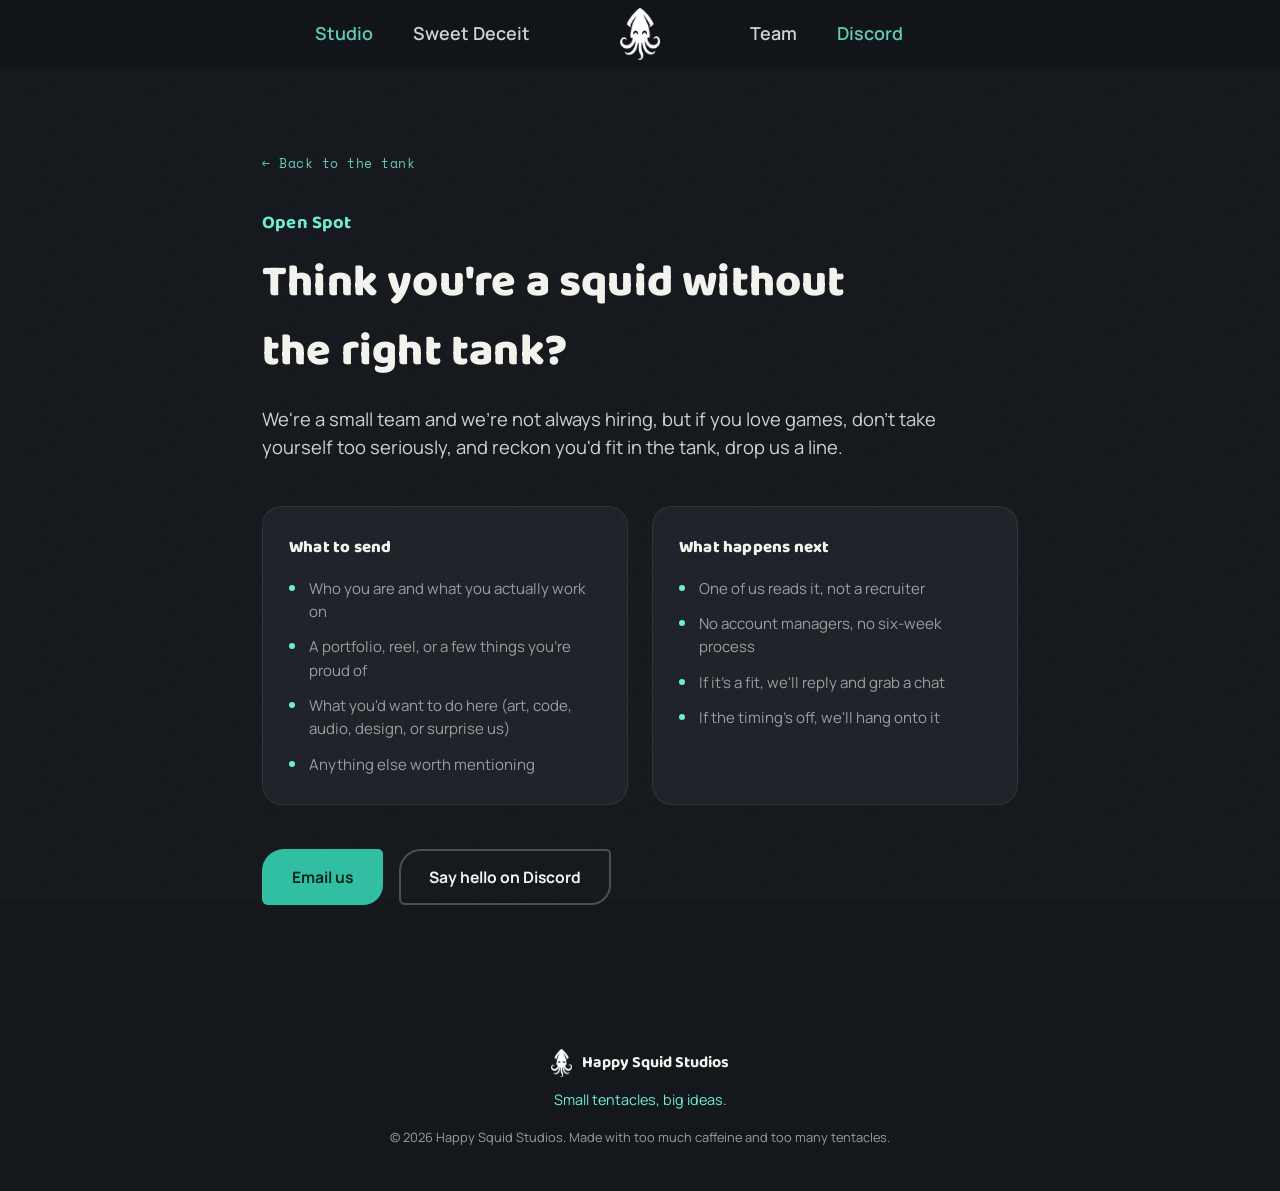
<file: join-us.html>
<!DOCTYPE html>
<html lang="en">
<head>
<meta charset="UTF-8">
<meta name="color-scheme" content="dark">
<meta name="viewport" content="width=device-width, initial-scale=1.0">
<title>Join the Tank — Happy Squid Studios</title>
<meta name="description" content="Think you're a squid without the right tank? Happy Squid Studios is always happy to hear from good people.">
<link rel="icon" href="assets/logo-icon-64.png?v=4">
<link rel="preconnect" href="https://fonts.googleapis.com">
<link rel="preconnect" href="https://fonts.gstatic.com" crossorigin>
<link href="https://fonts.googleapis.com/css2?family=Baloo+2:wght@500;700;800&family=Manrope:wght@400;500;600;700;800&family=Space+Mono:wght@400;700&display=swap" rel="stylesheet">
<link rel="stylesheet" href="styles.css">
</head>
<body>

<div class="grain"></div>

<!-- NAV -->
<header class="nav" id="top">
  <div class="nav-links-wrap">
    <nav class="nav-links nav-links-left">
      <a href="index.html#about">Studio</a>
      <a href="index.html#sweet-deceit">Sweet Deceit</a>
    </nav>
    <nav class="nav-links nav-links-right">
      <a href="team.html">Team</a>
      <a href="https://discord.gg/FsbeFsMgct" target="_blank" rel="noopener" class="nav-cta">Discord</a>
    </nav>
  </div>
  <a href="index.html#top" class="nav-brand">
    <img src="assets/icon-white-64.png" alt="Happy Squid Studios — home" class="nav-logo">
  </a>
  <button class="nav-toggle" aria-label="Toggle menu" aria-expanded="false">
    <span></span><span></span><span></span>
  </button>
</header>

<main class="profile-page">
  <div class="section-inner profile-inner">
    <a href="team.html" class="profile-back">&larr; Back to the tank</a>

    <div class="join-us-content">
      <p class="kicker kicker-teal">Open Spot</p>
      <h1>Think you're a squid without the right tank?</h1>
      <p class="lead">We're a small team and we're not always hiring, but if you love games, don't take yourself too seriously, and reckon you'd fit in the tank, drop us a line.</p>

      <div class="join-us-grid">
        <div class="join-us-card">
          <h3>What to send</h3>
          <ul class="join-us-list">
            <li>Who you are and what you actually work on</li>
            <li>A portfolio, reel, or a few things you're proud of</li>
            <li>What you'd want to do here (art, code, audio, design, or surprise us)</li>
            <li>Anything else worth mentioning</li>
          </ul>
        </div>
        <div class="join-us-card">
          <h3>What happens next</h3>
          <ul class="join-us-list">
            <li>One of us reads it, not a recruiter</li>
            <li>No account managers, no six-week process</li>
            <li>If it's a fit, we'll reply and grab a chat</li>
            <li>If the timing's off, we'll hang onto it</li>
          </ul>
        </div>
      </div>

      <div class="hero-actions join-us-actions">
        <a href="mailto:hello@happysquidstudios.com?subject=Thinking%20about%20joining%20the%20tank" class="btn btn-primary">Email us</a>
        <a href="https://discord.gg/FsbeFsMgct" target="_blank" rel="noopener" class="btn btn-ghost">Say hello on Discord</a>
      </div>
    </div>
  </div>
</main>

<footer class="footer">
  <div class="section-inner footer-inner">
    <div class="footer-brand">
      <img src="assets/icon-white-64.png" alt="Happy Squid Studios logo">
      <span>Happy Squid Studios</span>
    </div>
    <p class="footer-tag">Small tentacles, big ideas.</p>
    <p class="footer-copy">© 2026 Happy Squid Studios. Made with too much caffeine and too many tentacles.</p>
  </div>
</footer>

<script src="script.js"></script>
</body>
</html>
</file>
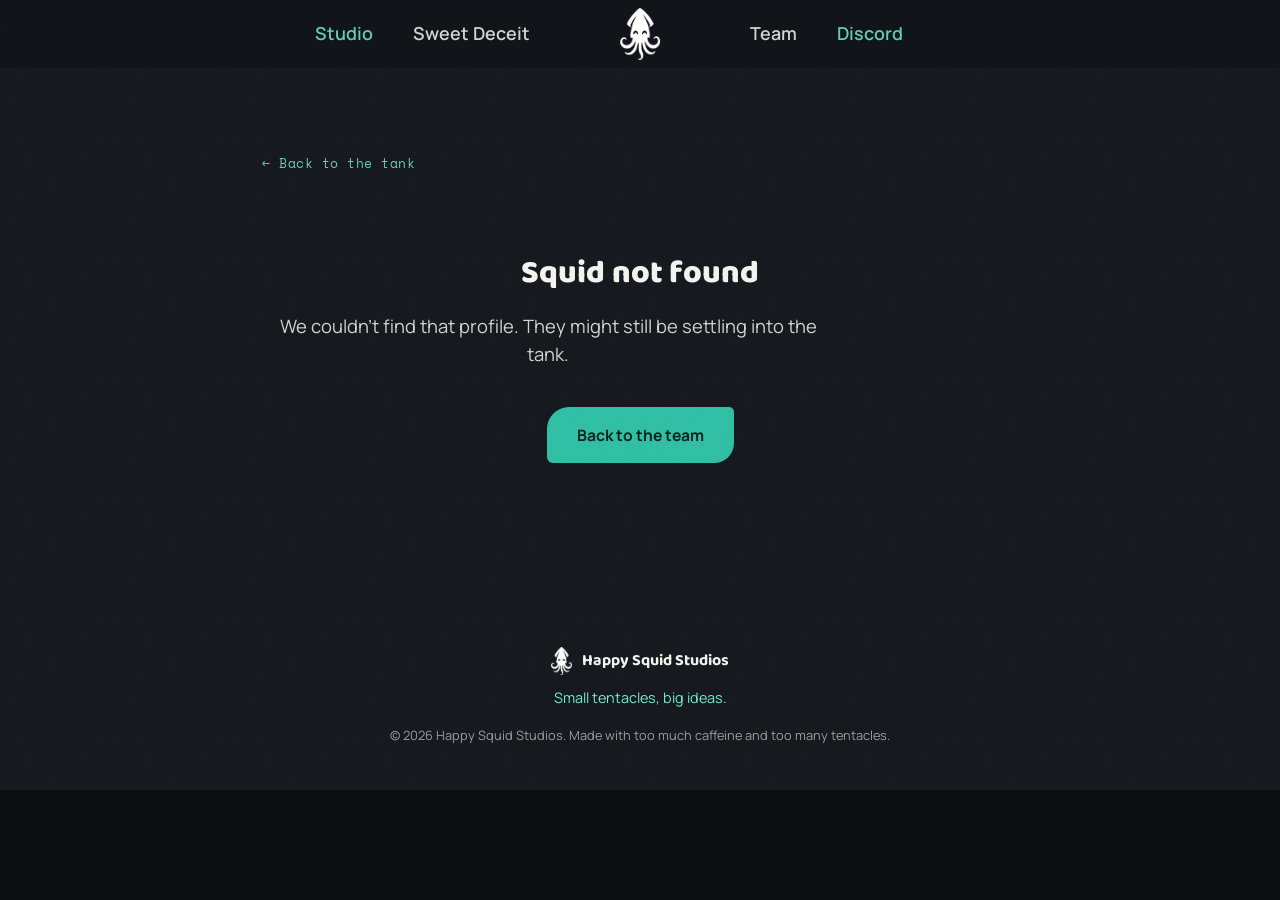
<file: team/profile.html>
<!DOCTYPE html>
<html lang="en">
<head>
<meta charset="UTF-8">
<meta name="color-scheme" content="dark">
<meta name="viewport" content="width=device-width, initial-scale=1.0">
<title>Team — Happy Squid Studios</title>
<meta name="description" content="Meet the squids behind Happy Squid Studios.">
<link rel="icon" href="../assets/logo-icon-64.png?v=4">
<link rel="preconnect" href="https://fonts.googleapis.com">
<link rel="preconnect" href="https://fonts.gstatic.com" crossorigin>
<link href="https://fonts.googleapis.com/css2?family=Baloo+2:wght@500;700;800&family=Manrope:wght@400;500;600;700;800&family=Space+Mono:wght@400;700&display=swap" rel="stylesheet">
<link rel="stylesheet" href="../styles.css">
</head>
<body>

<div class="grain"></div>

<!-- NAV -->
<header class="nav" id="top">
  <div class="nav-links-wrap">
    <nav class="nav-links nav-links-left">
      <a href="../index.html#about">Studio</a>
      <a href="../index.html#sweet-deceit">Sweet Deceit</a>
    </nav>
    <nav class="nav-links nav-links-right">
      <a href="../team.html">Team</a>
      <a href="https://discord.gg/FsbeFsMgct" target="_blank" rel="noopener" class="nav-cta">Discord</a>
    </nav>
  </div>
  <a href="../index.html#top" class="nav-brand">
    <img src="../assets/icon-white-64.png" alt="Happy Squid Studios — home" class="nav-logo">
  </a>
  <button class="nav-toggle" aria-label="Toggle menu" aria-expanded="false">
    <span></span><span></span><span></span>
  </button>
</header>

<main class="profile-page">
  <div class="section-inner profile-inner">
    <a href="../team.html" class="profile-back">&larr; Back to the tank</a>

    <div id="profile-content" class="profile-content">
      <!-- populated by script -->
    </div>

    <nav class="profile-pagenav" id="profile-pagenav">
      <!-- populated by script -->
    </nav>
  </div>
</main>

<footer class="footer">
  <div class="section-inner footer-inner">
    <div class="footer-brand">
      <img src="../assets/icon-white-64.png" alt="Happy Squid Studios logo">
      <span>Happy Squid Studios</span>
    </div>
    <p class="footer-tag">Small tentacles, big ideas.</p>
    <p class="footer-copy">© 2026 Happy Squid Studios. Made with too much caffeine and too many tentacles.</p>
  </div>
</footer>

<script src="../team-data.js"></script>
<script src="../script.js"></script>
<script>
(function () {
  const SOCIAL_LABELS = {
    discord: "Discord",
    twitter: "X / Twitter",
    linkedin: "LinkedIn",
    instagram: "Instagram",
    artstation: "ArtStation",
    behance: "Behance",
    youtube: "YouTube",
    twitch: "Twitch",
    bluesky: "Bluesky",
    github: "GitHub",
    soundcloud: "SoundCloud",
    bandcamp: "Bandcamp",
    itch: "itch.io",
    website: "Website",
    email: "Email"
  };

  /* Unknown keys still render nicely instead of showing the raw lowercase key */
  const prettyLabel = key => key.charAt(0).toUpperCase() + key.slice(1);

  // photo paths in team-data.js are written relative to the site root,
  // and this page lives one folder down
  const photoSrc = path => /^(https?:)?\//.test(path) ? path : '../' + path;

  const params = new URLSearchParams(window.location.search);
  const slug = params.get('p');
  const person = slug ? TEAM_DATA[slug] : null;
  const content = document.getElementById('profile-content');
  const pagenav = document.getElementById('profile-pagenav');

  if (!person) {
    content.innerHTML = `
      <div class="profile-missing">
        <h1>Squid not found</h1>
        <p class="lead">We couldn't find that profile. They might still be settling into the tank.</p>
        <a href="../team.html" class="btn btn-primary">Back to the team</a>
      </div>`;
    pagenav.style.display = 'none';
    document.title = "Team — Happy Squid Studios";
    return;
  }

  document.title = person.name + " — Happy Squid Studios";

  const socialsHtml = Object.keys(person.socials || {})
    .filter(key => person.socials[key])
    .map(key => {
      const url = person.socials[key];
      const label = SOCIAL_LABELS[key] || prettyLabel(key);
      const href = key === 'email' && url.indexOf('@') > -1 && url.indexOf('mailto:') !== 0
        ? 'mailto:' + url
        : url;
      return `<a href="${href}" target="_blank" rel="noopener" class="social-pill">${label}</a>`;
    }).join('');

  const bioHtml = (person.bio || []).map(p => `<p>${p}</p>`).join('');

  content.innerHTML = `
    <div class="profile-grid">
      <div class="profile-photo">
        ${person.photo
          ? `<div class="profile-portrait"><img src="${photoSrc(person.photo)}" alt="${person.name}"></div>`
          : `<div class="avatar avatar-xl" style="--a:${person.colorA};--b:${person.colorB};">${person.initials}</div>`}
      </div>
      <div class="profile-details">
        <h1>${person.name}</h1>
        <p class="profile-role">${person.role}${person.former ? ' <span class="profile-badge-former"><span class="pool-badge-dot"></span>Former</span>' : ''}</p>
        <blockquote class="profile-quote">${person.quote}</blockquote>
        <div class="profile-bio">${bioHtml}</div>
        <div class="profile-socials">
          <p class="profile-socials-label">Find them</p>
          <div class="profile-socials-list">
            ${socialsHtml || '<span class="social-pill social-pill-empty">Socials coming soon</span>'}
          </div>
        </div>
      </div>
    </div>
  `;

  const idx = TEAM_ORDER.indexOf(slug);
  const prevSlug = idx > 0 ? TEAM_ORDER[idx - 1] : null;
  const nextSlug = idx > -1 && idx < TEAM_ORDER.length - 1 ? TEAM_ORDER[idx + 1] : null;

  pagenav.innerHTML = `
    <a href="${prevSlug ? 'profile.html?p=' + prevSlug : '#'}" class="pagenav-link ${prevSlug ? '' : 'pagenav-disabled'}">
      ${prevSlug ? '&larr; ' + TEAM_DATA[prevSlug].name : ''}
    </a>
    <a href="../team.html" class="pagenav-link pagenav-all">All squids</a>
    <a href="${nextSlug ? 'profile.html?p=' + nextSlug : '#'}" class="pagenav-link ${nextSlug ? '' : 'pagenav-disabled'}">
      ${nextSlug ? TEAM_DATA[nextSlug].name + ' &rarr;' : ''}
    </a>
  `;
})();
</script>
</body>
</html>
</file>
<file: styles.css>
/* ===== Tokens ===== */
:root{
  color-scheme: dark;
  --ink: #0A0C0F;
  --ink-2: #14171C;
  --ink-3: #1D2127;
  --teal: #2FBFA4;
  --teal-bright: #6FEED0;
  --cream: #F4F4EF;
  --muted: #93A19E;
  --candy: #FF5C7A;
  --candy-2: #FFB199;
  --wave-blue: #1D6E8C;

  --font-display: 'Baloo 2', system-ui, sans-serif;
  --font-body: 'Manrope', system-ui, sans-serif;
  --font-mono: 'Space Mono', monospace;

  --section-max: 1180px;
  --end-water: 150px;   /* height of the water band that ends the page */
}

*{box-sizing:border-box;}
html{scroll-behavior:smooth;}
body{
  margin:0;
  background:var(--ink);
  color:var(--cream);
  font-family:var(--font-body);
  line-height:1.55;
  -webkit-font-smoothing:antialiased;
}
img{max-width:100%;display:block;}
a{color:inherit;text-decoration:none;}
h1,h2,h3{font-family:var(--font-display);font-weight:800;margin:0 0 .4em;letter-spacing:.2px;}
p{margin:0 0 1em;color:var(--muted);}
ul{margin:0;padding:0;list-style:none;}

.section-inner{max-width:var(--section-max);margin:0 auto;padding:0 32px;}

/* film grain texture for warmth */
.grain{
  position:fixed;inset:0;pointer-events:none;z-index:6;opacity:.035;
  background-image:url("data:image/svg+xml,%3Csvg xmlns='http://www.w3.org/2000/svg' width='120' height='120'%3E%3Cfilter id='n'%3E%3CfeTurbulence type='fractalNoise' baseFrequency='0.9' numOctaves='2' stitchTiles='stitch'/%3E%3C/filter%3E%3Crect width='100%25' height='100%25' filter='url(%23n)'/%3E%3C/svg%3E");
}

/* ===== Eyebrows / labels ===== */
.eyebrow{
  font-family:var(--font-mono);
  font-size:12px;
  letter-spacing:.18em;
  text-transform:uppercase;
  color:var(--teal-bright);
  margin:0 0 14px;
}
.eyebrow-dark{color:var(--teal);}
.eyebrow-candy{color:var(--candy);}

/* larger section kickers (no dashes) */
.kicker{
  font-family:var(--font-display);
  font-weight:700;
  font-size:1.15rem;
  letter-spacing:.01em;
  margin:0 0 10px;
}
.kicker-teal{color:var(--teal-bright);}
.kicker-candy{color:var(--candy);}
.kicker-center{text-align:center;}

.accent-word{color:var(--teal-bright);}

.lead{font-size:1.15rem;color:var(--cream);opacity:.85;max-width:52ch;}
.lead-center{margin-left:auto;margin-right:auto;text-align:center;}

/* ===== Buttons ===== */
.btn{
  display:inline-flex;align-items:center;justify-content:center;
  padding:14px 28px;border-radius:22px 5px 20px 6px;
  font-family:var(--font-body);font-weight:700;font-size:.98rem;
  transition:transform .18s ease, box-shadow .18s ease, background .18s ease;
  border:2px solid transparent;
}
.btn-primary{
  background:var(--teal);color:#04231C;
  box-shadow:0 0 0 0 rgba(47,191,164,.5);
}
.btn-primary:hover{transform:translateY(-2px);box-shadow:0 8px 24px -8px rgba(47,191,164,.6);}
.btn-candy{background:var(--candy);color:#2C0510;}
.btn-candy:hover{box-shadow:0 8px 24px -8px rgba(255,92,122,.55);}
.btn-ghost{
  background:transparent;border-color:rgba(244,244,239,.25);color:var(--cream);
}
.btn-ghost:hover{border-color:var(--teal-bright);color:var(--teal-bright);transform:translateY(-2px);}

.hero-actions{display:flex;gap:16px;flex-wrap:wrap;margin-top:8px;}

/* ===== Nav ===== */
.nav{
  position:fixed;top:0;left:0;right:0;z-index:20;
  display:flex;align-items:center;justify-content:center;
  padding:20px 32px;
  width:100%;
  background:rgba(10,12,15,.28);
  backdrop-filter:blur(14px);
  -webkit-backdrop-filter:blur(14px);
}
.nav-links-wrap{display:flex;align-items:center;justify-content:center;flex:1;}
.nav-brand{
  display:flex;align-items:center;flex-shrink:0;
  position:absolute;left:50%;top:50%;transform:translate(-50%,-50%);
}
.nav-logo{width:auto;height:52px;}
.nav-links{display:flex;align-items:center;gap:40px;font-weight:600;font-size:1.12rem;flex:1;}
.nav-links-left{justify-content:flex-end;margin-right:110px;}
.nav-links-right{justify-content:flex-start;margin-left:110px;}
.nav-links a{opacity:.85;transition:opacity .15s ease, color .15s ease;}
.nav-links-left a:first-child{color:var(--teal-bright);}
.nav-links-left a:last-child{color:var(--cream);}
.nav-links-right a:last-child{color:var(--teal-bright);}
.nav-links a:hover{opacity:1;color:var(--teal-bright);}
.nav-cta{opacity:.85 !important;}
.nav-cta:hover{opacity:1 !important;color:var(--teal-bright);}
.nav-toggle{display:none;flex-direction:column;gap:5px;background:none;border:0;cursor:pointer;padding:6px;position:relative;z-index:1;}
.nav-toggle span{width:24px;height:2px;background:var(--cream);border-radius:2px;}

/* ===== Hero ===== */
.hero{
  position:relative;overflow:hidden;
  /* hero + the wave divider under it = exactly one screen, so the waterline
     lands on the bottom edge of the viewport on load */
  min-height:calc(100vh - var(--hero-reveal,132px));
  padding:92px 32px 0;
  display:flex;align-items:center;justify-content:center;
  text-align:center;
  background:linear-gradient(180deg, #0E2622 0%, #0A0C0F 42%, #0B1418 100%);
}
.hero-inner{position:relative;z-index:1;max-width:720px;margin:0 auto;display:flex;flex-direction:column;align-items:center;}
.hero-logo-full{width:min(calc(100vh - 308px),760px,90vw);height:auto;margin-bottom:10px;filter:drop-shadow(0 0 70px rgba(47,191,164,.35));}
.hero-sub{
  font-size:1.05rem;
  color:var(--cream);opacity:.75;max-width:32ch;margin-bottom:0;
}

.hero-blob{position:absolute;border-radius:50%;filter:blur(90px);z-index:0;}
.hero-blob-a{width:560px;height:560px;background:var(--teal);top:-260px;left:-190px;opacity:.32;animation:float-a 17s ease-in-out infinite alternate;}
.hero-blob-b{width:480px;height:480px;background:var(--wave-blue);top:-190px;right:-210px;opacity:.32;animation:float-b 21s ease-in-out infinite alternate;}
.hero-blob-c{width:300px;height:300px;background:var(--teal-bright);top:14%;left:38%;opacity:.16;animation:float-c 19s ease-in-out infinite alternate;}

@keyframes float-a{0%{transform:translate(0,0) scale(1);}100%{transform:translate(70px,50px) scale(1.15);}}
@keyframes float-b{0%{transform:translate(0,0) scale(1);}100%{transform:translate(-60px,70px) scale(1.12);}}
@keyframes float-c{0%{transform:translate(0,0) scale(1);}100%{transform:translate(50px,-40px) scale(1.2);}}

/* ===== About ===== */
.about{background:var(--ink-2);padding:64px 0 100px;}
.about-grid{display:grid;grid-template-columns:1.5fr 1fr;gap:64px;align-items:start;}
.about h2{font-size:clamp(1.9rem,3.4vw,2.6rem);color:var(--cream);}
.about p{max-width:56ch;}

.credit-strip{margin-top:36px;padding-top:24px;border-top:1px solid rgba(244,244,239,.1);}
.credit-label{display:block;font-family:var(--font-body);font-weight:600;font-size:.92rem;color:var(--cream);opacity:.8;margin-bottom:12px;max-width:48ch;}
.credit-list{display:flex;flex-wrap:wrap;gap:8px;}
.credit-chip{
  font-family:var(--font-mono);font-size:.78rem;
  background:var(--ink-3);border:1px solid rgba(244,244,239,.12);
  padding:6px 13px;color:var(--teal-bright);
}
.credit-chip:nth-child(4n+1){border-radius:20px 4px 18px 5px;}
.credit-chip:nth-child(4n+2){border-radius:4px 18px 5px 20px;}
.credit-chip:nth-child(4n+3){border-radius:18px 5px 20px 4px;}
.credit-chip:nth-child(4n+4){border-radius:5px 20px 4px 18px;}

.about-stats{display:flex;flex-direction:column;gap:18px;}
.about-actions{margin-top:8px;}
.stat-card{
  position:relative;background:var(--ink-3);border:1px solid rgba(244,244,239,.08);
  border-radius:22px 6px 20px 6px;padding:26px 28px 26px 32px;
  border-left:3px solid var(--teal);
  overflow:hidden;
}
.stat-card::before{
  content:"";position:absolute;top:-30%;right:-15%;width:120px;height:120px;
  background:radial-gradient(circle, rgba(111,238,208,.14), transparent 70%);
  pointer-events:none;
}
.stat-card:nth-child(2){border-radius:6px 22px 6px 20px;border-left-color:var(--candy);}
.stat-card:nth-child(2)::before{background:radial-gradient(circle, rgba(255,92,122,.14), transparent 70%);}
.stat-card:nth-child(2) .stat-num{color:var(--candy-2);}
.stat-num{position:relative;display:block;font-family:var(--font-display);font-size:2.6rem;font-weight:800;color:var(--teal-bright);line-height:1;}
.stat-label{position:relative;display:block;margin-top:8px;font-size:.9rem;color:var(--muted);}

/* ===== Sweet Deceit / game ===== */
.game{background:var(--ink);padding:64px 0 100px;}
.game-grid{display:grid;grid-template-columns:1fr;gap:40px;}
.game h2{font-size:clamp(2.2rem,4vw,3.2rem);color:var(--cream);}
.game p{max-width:60ch;}
.game-copy{max-width:720px;}

.game-art-card{
  position:relative;aspect-ratio:16/9;border-radius:28px;overflow:hidden;width:100%;
  background:linear-gradient(155deg,#2C0510 0%, #1a2b27 55%, var(--ink-2) 100%);
  border:1px solid rgba(255,92,122,.25);
  display:flex;align-items:flex-end;justify-content:flex-start;padding:22px;
  box-shadow:0 30px 60px -20px rgba(0,0,0,.55);
}
.game-art-img{
  position:absolute;inset:0;width:100%;height:100%;object-fit:cover;z-index:0;
}
.game-art-badge{
  position:relative;z-index:1;
  font-family:var(--font-mono);font-size:11px;letter-spacing:.1em;text-transform:uppercase;
  background:rgba(10,12,15,.7);color:var(--candy);border:1px solid rgba(255,92,122,.4);
  padding:8px 14px;border-radius:999px;
}
.drip{position:absolute;top:-10px;width:34px;height:110px;background:var(--candy);border-radius:0 0 50% 50%;opacity:.85;}
.drip::after{content:"";position:absolute;bottom:-14px;left:50%;transform:translateX(-50%);width:34px;height:34px;background:var(--candy);border-radius:50%;}
.drip-1{left:14%;height:90px;background:var(--candy-2);}
.drip-1::after{background:var(--candy-2);width:26px;height:26px;}
.drip-2{left:46%;height:150px;}
.drip-2::after{width:40px;height:40px;}
.drip-3{left:76%;height:70px;background:var(--teal);opacity:.5;}
.drip-3::after{background:var(--teal);width:24px;height:24px;}

.game-tags{display:flex;gap:10px;flex-wrap:wrap;margin:20px 0 28px;}
.game-tags li{
  font-family:var(--font-mono);font-size:.78rem;letter-spacing:.04em;
  background:var(--ink-2);border:1px solid rgba(244,244,239,.12);
  padding:7px 14px;color:var(--cream);opacity:.85;
}
.game-tags li:nth-child(4n+1){border-radius:20px 4px 18px 5px;}
.game-tags li:nth-child(4n+2){border-radius:4px 18px 5px 20px;}
.game-tags li:nth-child(4n+3){border-radius:18px 5px 20px 4px;}
.game-tags li:nth-child(4n+4){border-radius:5px 20px 4px 18px;}

/* ===== Team ===== */
.team{background:var(--ink-2);padding:100px 0;}
.team h2{font-size:clamp(2.2rem,4vw,3rem);color:var(--cream);text-align:center;}
.team .lead-center{text-align:center;}
.team .lead-center{margin-left:auto;margin-right:auto;margin-bottom:56px;}

.team-grid{
  display:grid;grid-template-columns:repeat(3,1fr);gap:24px;
  margin-bottom:80px;
}
.founders-grid{
  display:grid;grid-template-columns:repeat(2,1fr);gap:24px;
  max-width:660px;margin:0 auto 40px;
}
/* ===== Team cards — photo on top, monogram until a photo exists ===== */
.team-card{
  background:var(--ink-3);
  border:1px solid rgba(244,244,239,.07);
  border-radius:20px;
  padding:0;                       /* the photo runs edge to edge */
  overflow:hidden;
  display:block;
  transition:transform .2s ease, border-color .2s ease;
}
.team-card:hover{transform:translateY(-4px);border-color:rgba(47,191,164,.4);}
.team-card-owner{border-color:rgba(47,191,164,.3);}

.tc-photo{
  position:relative;width:100%;aspect-ratio:1/1;overflow:hidden;
  display:flex;align-items:center;justify-content:center;
  /* quiet placeholder — a photo-less card shouldn't shout louder than a real photo */
  background:
    radial-gradient(120% 80% at 50% 0%, rgba(244,244,239,.055), transparent 62%),
    var(--ink-2);
}
.tc-photo img{
  position:absolute;inset:0;width:100%;height:100%;
  object-fit:cover;object-position:50% 28%;display:block;
  opacity:0;transition:opacity .35s ease;   /* fades in once decoded */
}
.tc-photo.has-photo img{opacity:1;}
/* once a real photo is in, fade its base into the card body */
.tc-photo.has-photo::after{
  content:"";position:absolute;left:0;right:0;bottom:0;height:42%;
  background:linear-gradient(180deg,transparent,rgba(29,33,39,.72));
}
.tc-photo.has-photo .tc-monogram{display:none;}

.tc-monogram{
  width:84px;height:84px;border-radius:50%;
  display:flex;align-items:center;justify-content:center;
  font-family:var(--font-display);font-weight:800;font-size:1.85rem;color:#04231C;
  background:linear-gradient(140deg,var(--a),var(--b));
  box-shadow:0 0 46px -12px rgba(47,191,164,.55);
}

.tc-body{padding:18px 22px 20px;text-align:center;}
.team-card h3{font-size:1.14rem;margin-bottom:2px;color:var(--cream);}
.role{font-family:var(--font-mono);font-size:.74rem;letter-spacing:.06em;text-transform:uppercase;color:var(--teal-bright);margin-bottom:0;}
.bio{font-size:.92rem;margin-bottom:0;}

/* the open slot */
.team-card-open{border-style:dashed;border-color:rgba(244,244,239,.18);}
.team-card-open:hover{border-color:var(--teal-bright);}
.team-card-open h3,.team-card-open .role{color:var(--muted);}
.team-card-open:hover h3{color:var(--cream);}
.tc-photo-open{background:var(--ink-2);}
.tc-monogram-open{
  background:transparent;border:2px dashed rgba(244,244,239,.25);
  color:var(--teal-bright);font-size:2.1rem;box-shadow:none;
}

/* the old circular avatar is still used on profile pages */
.avatar{
  width:64px;height:64px;border-radius:50%;margin-bottom:18px;
  display:flex;align-items:center;justify-content:center;
  font-family:var(--font-display);font-weight:800;font-size:1.3rem;color:#04231C;
  background:linear-gradient(140deg,var(--a),var(--b));
}

.pool-header{text-align:center;margin-bottom:36px;}
.pool-header h3{font-size:1.6rem;color:var(--cream);}
.pool-header .lead-center{margin-top:10px;}

.pool-grid{display:grid;grid-template-columns:repeat(3,1fr);gap:16px;}
.pool-card{
  display:flex;align-items:center;gap:12px;
  background:var(--ink-3);border:1px solid rgba(244,244,239,.07);
  border-radius:14px;padding:16px 18px;
}
.pool-dot{width:8px;height:8px;border-radius:50%;background:var(--teal-bright);flex-shrink:0;}
.pool-name{font-weight:700;color:var(--cream);margin-right:6px;}
.pool-role{font-size:.82rem;color:var(--muted);}
.pool-card-open{border-style:dashed;opacity:.7;}
.pool-card-open .pool-name{color:var(--muted);}

.pool-badge{
  display:inline-flex;align-items:center;gap:6px;
  margin-left:auto;flex-shrink:0;
  font-family:var(--font-mono);font-size:.68rem;letter-spacing:.05em;text-transform:uppercase;
  color:var(--muted);background:var(--ink-2);border:1px solid rgba(244,244,239,.16);
  padding:5px 11px 5px 9px;border-radius:999px;
}
.pool-badge-dot{width:6px;height:6px;border-radius:50%;background:var(--candy);flex-shrink:0;}
.pool-card-former .pool-dot{background:var(--muted);}

/* ===== Join ===== */
.ocean-depths{position:relative;}
.join{background:var(--ink);padding:110px 0;text-align:center;position:relative;}
.join-inner{position:relative;z-index:2;max-width:740px;margin:0 auto;display:flex;flex-direction:column;align-items:center;}
.join-logo{width:auto;height:64px;margin-bottom:22px;opacity:.9;}
.join h2{font-size:clamp(2rem,3.6vw,2.8rem);color:var(--cream);}
.join .lead-center{margin-bottom:30px;}
.join .hero-actions{justify-content:center;}

/* kraken tentacles rising from below, faded into the depths - spans join + footer so they reach the true bottom of the page */
.kraken-tentacles{
  position:absolute;inset:0;z-index:1;pointer-events:none;overflow:hidden;
  /* fade out just before the water so there's no hard cut where the band starts */
  -webkit-mask-image:linear-gradient(180deg,#000 0%,
      #000 calc(100% - var(--end-water) - 340px),
      transparent calc(100% - var(--end-water) - 12px));
          mask-image:linear-gradient(180deg,#000 0%,
      #000 calc(100% - var(--end-water) - 340px),
      transparent calc(100% - var(--end-water) - 12px));
}
.kraken-t{
  position:absolute;bottom:-12%;height:auto;
  filter:brightness(.55) saturate(.75);
  mix-blend-mode:screen;
}
.kraken-t-a{left:65%;width:28%;opacity:0.15;}
.kraken-t-b{left:87%;width:45%;opacity:0.15;transform:scaleX(-1);}
.kraken-t-c{left:78%;width:32%;opacity:0.15;transform:scaleX(-1);}
.kraken-t-d{left:46%;width:33%;opacity:0.15;}
.kraken-t-e{left:7%;width:28%;opacity:0.15;transform:scaleX(-1);}
.kraken-t-f{left:21%;width:33%;opacity:0.15;transform:scaleX(-1);}
.kraken-t-g{left:-10%;width:32%;opacity:0.15;}
.kraken-t-h{left:-32%;width:45%;opacity:0.15;}

/* mobile: keep the outermost pairs, scaled up, drop the crowded inner ones */
@media (max-width:880px){
  .kraken-t{bottom:-5% !important;opacity:.26 !important;}
  .kraken-t-a{display:none;}
  .kraken-t-b{left:auto;right:-34%;width:78% !important;}
  .kraken-t-c{display:none;}
  .kraken-t-d{left:auto;right:2%;width:60% !important;}
  .kraken-t-e{display:none;}
  .kraken-t-f{left:2%;width:60% !important;}
  .kraken-t-g{display:none;}
  .kraken-t-h{left:-34%;width:78% !important;}
}


/* ===== Team cards as links ===== */
.team-card, .pool-card{cursor:pointer;}
a.team-card, a.pool-card{display:block;}
.pool-card{transition:transform .2s ease, border-color .2s ease;}
.pool-card:hover{transform:translateY(-3px);border-color:rgba(47,191,164,.4);}
.pool-card-open{cursor:default;}
.pool-card-open:hover{transform:none;border-color:rgba(244,244,239,.07);}

/* ===== Profile page ===== */
.profile-page{background:var(--ink-2);padding:150px 0 100px;min-height:60vh;}
.profile-inner{max-width:820px;}
.profile-back{
  display:inline-flex;align-items:center;gap:6px;
  font-family:var(--font-mono);font-size:.82rem;letter-spacing:.04em;
  color:var(--teal-bright);opacity:.85;margin-bottom:36px;
}
.profile-back:hover{opacity:1;}

.profile-grid{display:grid;grid-template-columns:220px 1fr;gap:48px;align-items:start;}
.profile-photo{display:flex;justify-content:center;}
.profile-portrait{
  width:100%;aspect-ratio:3/4;border-radius:18px;overflow:hidden;
  border:1px solid rgba(244,244,239,.1);background:var(--ink-3);
  box-shadow:0 18px 50px -22px rgba(0,0,0,.8);
}
.profile-portrait img{width:100%;height:100%;object-fit:cover;display:block;}
.avatar-xl{
  width:200px;height:200px;font-size:3.2rem;
  box-shadow:0 0 60px -12px rgba(47,191,164,.5);
}
.profile-details h1{font-size:clamp(2rem,4vw,2.8rem);color:var(--cream);margin-bottom:4px;}
.profile-role{
  font-family:var(--font-mono);font-size:.85rem;letter-spacing:.06em;text-transform:uppercase;
  color:var(--muted);margin-bottom:22px;
}
.profile-badge-former{
  display:inline-flex;align-items:center;gap:6px;margin-left:8px;
  font-size:.7rem;letter-spacing:.05em;color:var(--muted);background:var(--ink-2);
  border:1px solid rgba(244,244,239,.16);padding:4px 10px 4px 8px;border-radius:999px;
  vertical-align:middle;
}
.profile-quote{
  margin:0 0 26px;padding-left:18px;border-left:3px solid var(--teal);
  font-family:var(--font-display);font-size:1.15rem;color:var(--cream);opacity:.9;
  font-style:normal;
}
.profile-bio p{max-width:60ch;}
.profile-socials{margin-top:8px;}
.profile-socials-label{
  font-family:var(--font-mono);font-size:.76rem;letter-spacing:.08em;text-transform:uppercase;
  color:var(--muted);margin-bottom:12px;
}
.profile-socials-list{display:flex;flex-wrap:wrap;gap:10px;}
.social-pill{
  font-family:var(--font-body);font-weight:700;font-size:.85rem;
  background:var(--ink-3);border:1px solid rgba(244,244,239,.14);
  padding:9px 18px;border-radius:999px;color:var(--teal-bright);
  transition:border-color .15s ease, color .15s ease, transform .15s ease;
}
.social-pill:hover{border-color:var(--teal-bright);transform:translateY(-2px);}
.social-pill-empty{color:var(--muted);opacity:.7;cursor:default;}
.social-pill-empty:hover{transform:none;border-color:rgba(244,244,239,.14);}

.profile-pagenav{
  display:flex;align-items:center;justify-content:space-between;gap:16px;
  margin-top:64px;padding-top:28px;border-top:1px solid rgba(244,244,239,.1);
  font-family:var(--font-mono);font-size:.82rem;
}
.pagenav-link{color:var(--cream);opacity:.8;flex:1;}
.pagenav-link:hover{opacity:1;color:var(--teal-bright);}
.pagenav-all{text-align:center;opacity:.6;}
.pagenav-link:nth-child(3){text-align:right;}
.pagenav-disabled{opacity:0;pointer-events:none;}

.profile-missing{text-align:center;padding:40px 0;}
.profile-missing .btn{margin-top:20px;}

/* ===== Join Us page ===== */
.join-us-content h1{font-size:clamp(2rem,4vw,2.8rem);color:var(--cream);max-width:22ch;margin-bottom:18px;}
.join-us-content .lead{max-width:62ch;margin-bottom:44px;}
.join-us-grid{display:grid;grid-template-columns:1fr 1fr;gap:24px;margin-bottom:44px;}
.join-us-card{
  background:var(--ink-3);border:1px solid rgba(244,244,239,.08);
  border-radius:20px;padding:28px 26px;
}
.join-us-card h3{font-size:1.05rem;color:var(--cream);margin-bottom:16px;}
.join-us-list{display:flex;flex-direction:column;gap:12px;}
.join-us-list li{
  position:relative;padding-left:20px;font-size:.94rem;color:var(--muted);
}
.join-us-list li::before{
  content:"";position:absolute;left:0;top:8px;width:6px;height:6px;border-radius:50%;
  background:var(--teal-bright);
}
.join-us-actions{margin-top:8px;}

@media (max-width:640px){
  .join-us-grid{grid-template-columns:1fr;}
}

@media (max-width:640px){
  .profile-grid{grid-template-columns:1fr;justify-items:center;text-align:center;}
  .profile-quote{border-left:none;border-top:3px solid var(--teal);padding-left:0;padding-top:14px;}
  .profile-bio p{margin-left:auto;margin-right:auto;}
  .profile-socials-list{justify-content:center;}
  .pagenav-link:nth-child(3){text-align:right;}
}

/* ===== Footer ===== */
.footer{background:var(--ink-2);padding:44px 0;position:relative;}
.footer-inner{position:relative;z-index:2;}
.footer-inner{display:flex;flex-direction:column;align-items:center;text-align:center;gap:6px;}
.footer-brand{display:flex;align-items:center;gap:10px;font-family:var(--font-display);font-weight:700;margin-bottom:6px;}
.footer-brand img{width:auto;height:28px;}
.footer-tag{color:var(--teal-bright);font-size:.9rem;margin-bottom:10px;}
.footer-copy{font-size:.8rem;color:var(--muted);margin:0;}

/* ===== Responsive ===== */
@media (max-width:880px){
  .nav{justify-content:space-between;padding:18px 24px;}
  .nav-brand{position:static;transform:none;}
  .nav-links-wrap{
    position:fixed;top:73px;left:0;right:0;flex:none;
    background:var(--ink-2);flex-direction:column;align-items:stretch;
    padding:20px 32px 30px;gap:20px;
    transform:translateY(-130%);opacity:0;transition:transform .25s ease, opacity .25s ease;
    border-bottom:1px solid rgba(244,244,239,.08);
  }
  .nav-links-wrap.open{transform:translateY(0);opacity:1;}
  .nav-links{flex-direction:column;align-items:flex-start;gap:20px;}
  .nav-links-left{margin-right:0;}
  .nav-links-right{margin-left:0;}
  .nav-toggle{display:flex;}
  .nav-logo{height:44px;}
  .about-grid,.game-grid{grid-template-columns:1fr;}
  .game-art{order:-1;}
  .team-grid,.pool-grid{grid-template-columns:repeat(2,1fr);}
  .founders-grid{grid-template-columns:repeat(2,1fr);max-width:520px;}
}
@media (max-width:560px){
  .section-inner{padding:0 20px;}
  .nav{padding:14px 20px;}
  .nav-logo{height:38px;}
  .team-grid,.pool-grid{grid-template-columns:1fr;}
  .founders-grid{grid-template-columns:1fr;max-width:320px;}
  .hero{padding-top:96px;}
  .hero-logo-full{width:min(230px,68vw);margin-bottom:4px;}
  .hero-sub{margin-bottom:22px;}
}

/* reduced motion */
@media (prefers-reduced-motion:reduce){
  html{scroll-behavior:auto;}
  .btn,.team-card{transition:none;}
  .hero-blob{animation:none;}
}

/* ==========================================================================
   Deep wave dividers
   --------------------------------------------------------------------------
   A deep curve in the colour of the section below, with three wave layers
   drifting behind it at different speeds. Per divider you only set
   --dw-above (colour of the section above) and --dw-below (the one below).
   ========================================================================== */
.deepwave{
  --dw-h:190px;
  --dw-above:#0B1418;
  --dw-below:#14171C;
  position:relative;height:var(--dw-h);overflow:hidden;
  background:var(--dw-above);z-index:3;
}
.deepwave .dw-layer{position:absolute;left:0;bottom:0;width:200%;height:100%;will-change:transform;}
.deepwave .dw-layer svg,.deepwave .dw-curve svg{width:100%;height:100%;display:block;}
.dw-1{animation:dw-r 38s linear infinite;}
.dw-2{animation:dw-l 26s linear infinite;}
.dw-3{animation:dw-r 17s linear infinite;}
@keyframes dw-r{from{transform:translateX(0)}   to{transform:translateX(-50%)}}
@keyframes dw-l{from{transform:translateX(-50%)}to{transform:translateX(0)}}

.w-back {fill:var(--wave-blue);opacity:.55;}
.w-mid  {fill:var(--teal);opacity:.40;}
.w-front{fill:var(--teal-bright);opacity:.22;}

.deepwave .dw-haze{position:absolute;inset:0;pointer-events:none;
  background:linear-gradient(180deg,var(--dw-above) 0%,transparent 60%);}
.deepwave .dw-curve{position:absolute;left:0;bottom:0;width:100%;height:100%;}

/* which two colours each boundary sits between, + stagger so they never march in step */
#dw-1{--dw-above:#0B1418;--dw-below:var(--ink-2);}
#dw-2{--dw-above:var(--ink-2);--dw-below:var(--ink);}
#dw-3{--dw-above:var(--ink);--dw-below:var(--ink-2);}
/* the page ends in water; below the curve is open depth, not another section */
#dw-end{--dw-above:var(--ink-2);--dw-below:#07171C;--dw-h:var(--end-water);}
#dw-end .dw-1{animation-delay:-31s;} #dw-end .dw-2{animation-delay:-17s;} #dw-end .dw-3{animation-delay:-7s;}
#dw-2 .dw-1{animation-delay:-9s;}  #dw-2 .dw-2{animation-delay:-6s;}  #dw-2 .dw-3{animation-delay:-4s;}
#dw-3 .dw-1{animation-delay:-19s;} #dw-3 .dw-2{animation-delay:-13s;} #dw-3 .dw-3{animation-delay:-8s;}

@media (max-width:880px){
  .deepwave{--dw-h:120px;}
  .hero{min-height:calc(100vh - 84px);}
  .hero-logo-full{width:min(calc(100vh - 258px),480px,84vw);}
  #dw-end{--dw-h:110px;}
  :root{--end-water:110px;}
}
@media (prefers-reduced-motion:reduce){.dw-1,.dw-2,.dw-3{animation:none;}}

.about,.game,.team{position:relative;z-index:2;}
</file>
